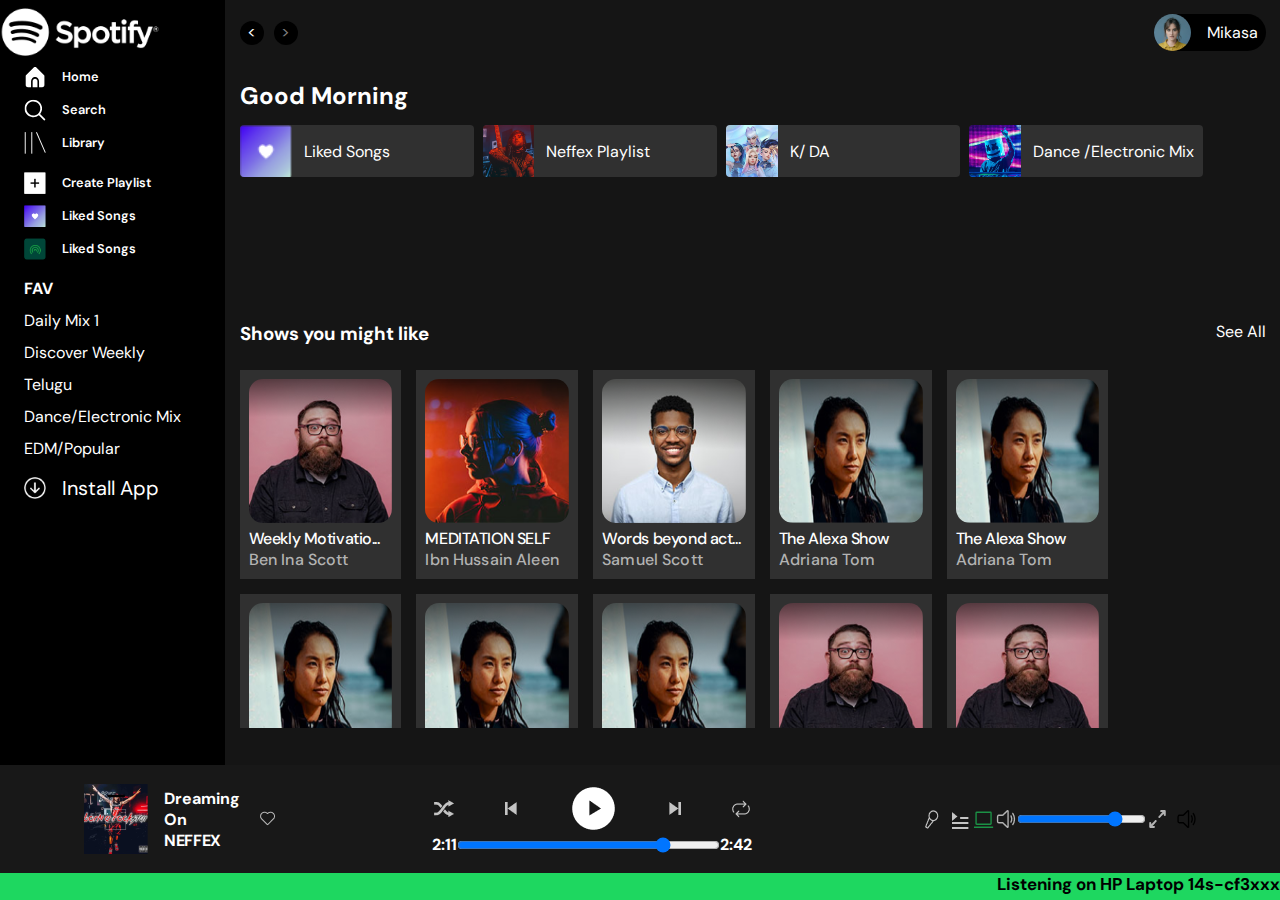
<file: index.html>
<!DOCTYPE html>
<html lang="en">

<head>
    <meta charset="UTF-8">
    <meta name="viewport" content="width=device-width, initial-scale=1.0">
    <link rel="stylesheet" href="style.css">
    <link rel="stylesheet" href="https://cdnjs.cloudflare.com/ajax/libs/font-awesome/6.4.0/css/all.min.css"
        integrity="sha512-iecdLmaskl7CVkqkXNQ/ZH/XLlvWZOJyj7Yy7tcenmpD1ypASozpmT/E0iPtmFIB46ZmdtAc9eNBvH0H/ZpiBw=="
        crossorigin="anonymous" referrerpolicy="no-referrer" />
    <title>Spotify Clone</title>
</head>

<body>
    <main>
        <div class="container">
            <div class="sidebar">
                <img id="logoimg" src="./assets/Spotify logo.png" alt="Spotify-Logo">
                <div class="topicon sidedivs">
                    <div class="linkflex">
                        <img src="./assets/fi-ss-home.svg" alt="Home">
                        <a href="#">Home</a>
                    </div>
                    <div class="linkflex">
                        <img src="./assets/fi-rs-search.svg" alt="Search">
                        <a href="#">Search</a>
                    </div>
                    <div class="linkflex">
                        <img src="./assets/library.svg" alt="Library">
                        <a href="#">Library</a>
                    </div>
                </div>
                <div class="album sidedivs">
                    <div class="linkflex">
                        <!-- <img src="./assets/plus.png" alt="Home"> -->
                        <img src="./icons/plus.png" alt="">
                        <a href="#">Create Playlist</a>
                    </div>
                    <div class="linkflex" x>
                        <img src="./icons/purpleheart.png" alt="">
                        <a href="#">Liked Songs</a>
                    </div>
                    <div class="linkflex" x>
                        <img src="./icons/hotspot.png" alt="">
                        <a href="#">Liked Songs</a>
                    </div>
                </div>
                <div class="favalbums sidedivs">
                    <a href="#"><p>FAV</p></a>
                    <a href="#">Daily Mix 1</a>
                    <a href="#">Discover Weekly</a>
                    <a href="#">Telugu</a>
                    
                    <a href="#">Dance/Electronic Mix</a>
                    <a href="#">EDM/Popular</a>
                    <!-- <a href="#">Daily Mix 1</a>
                    <a href="#">Discover Weekly</a>
                    <a href="#">Telugu</a>
                    <a href="#">Dance/Electronic Mix</a>
                    <a href="#">EDM/Popular</a> -->
                </div>
                <div class="install sidedivs">
                    <div class="linkflex">
                        <img src="./assets/install.png" alt="Install App">
                        <button id="install-btn">Install App</button> 
                    </div>
                </div>
            </div>
            <div class="mainarea bg.ldark">
                    <div class="head">
                        <div class="greatless">
                            <div class="less"><</div>
                            <div class="great">></div>
                        </div>
                        <div class="user">
                            <img src="./assets/user2.png" alt="Userpic">
                            <div class="name">Mikasa<i class="fa-solid fa-caret-down"></i></div>
                        </div>
                    </div>
                        <div class="maincontent">
                            <div class="mainleft">
                                <h2 class="h2">Good Morning</h2>
                                <div class="midcards">
                                    <div class="mcard">
                                        <img class="simg"
                                            src="./icons/purpleheart.png"
                                            alt="">
                                        <div class="mtext">Liked Songs</div>
                                    </div>
                                    <div class="mcard">
                                        <img class="simg"
                                            src="./icons/imgs/man.png"
                                            alt="">
                                        <div class="mtext">Neffex Playlist</div>
                                    </div>
                                    <div class="mcard">
                                        <img class="simg"
                                            src="./icons/imgs/KDA.png"
                                            alt="">
                                        <div class="mtext">K/ DA</div>
                                    </div>
                                    <div class="mcard">
                                        <img class="simg"
                                            src="./icons/imgs/marshmellow.png"
                                            alt="">
                                        <div class="mtext">Dance /Electronic Mix</div>
                                    </div>
                                </div>
                                <div class="see">
                                    <h3 class="h2">Shows you might like</h3>
                                    <a href="playlist.html" target="_blank">See All</a>
                                </div>
                                <div class="btmcards">
                                    <div class="bcard">
                                        <div class="carditem">
                                            <img src="./icons/imgs/Rectangle 21.png"
                                                alt="ArtistImage">
                                            <h5>Weekly Motivatio...</h5>
                                            <p>Ben Ina Scott</p>
                                        </div>
                                    </div>
                                    <div class="bcard">
                                        <div class="carditem">
                                            <img src="./icons/imgs/Rectangle 22.png"
                                                alt="ArtistImage">
                                            <h5>MEDITATION SELF</h5>
                                            <p>Ibn Hussain Aleen</p>
                                        </div>
                                    </div>
                                    <div class="bcard">
                                        <div class="carditem">
                                            <img src="./icons/imgs/Rectangle 23.png"
                                                alt="ArtistImage">
                                            <h5>Words beyond act...</h5>
                                            <p>Samuel Scott</p>
                                        </div>
                                    </div>
                                    <div class="bcard">
                                        <div class="carditem">
                                            <img src="./icons/imgs/Rectangle 16.png"
                                                alt="ArtistImage">
                                            <h5>The Alexa Show</h5>
                                            <p>Adriana Tom</p>
                                        </div>
                                    </div>
                                    <div class="bcard">
                                        <div class="carditem">
                                            <img src="./icons/imgs/Rectangle 16.png"
                                                alt="ArtistImage">
                                            <h5>The Alexa Show</h5>
                                            <p>Adriana Tom</p>
                                        </div>
                                    </div>
                                    <div class="bcard">
                                        <div class="carditem">
                                            <img src="./icons/imgs/Rectangle 16.png"
                                                alt="ArtistImage">
                                            <h5>The Alexa Show</h5>
                                            <p>Adriana Tom</p>
                                        </div>
                                    </div>
                                    <div class="bcard">
                                        <div class="carditem">
                                            <img src="./icons/imgs/Rectangle 16.png"
                                                alt="ArtistImage">
                                            <h5>The Alexa Show</h5>
                                            <p>Adriana Tom</p>
                                        </div>
                                    </div>
                                    <div class="bcard">
                                        <div class="carditem">
                                            <img src="./icons/imgs/Rectangle 16.png"
                                                alt="ArtistImage">
                                            <h5>The Alexa Show</h5>
                                            <p>Adriana Tom</p>
                                        </div>
                                    </div>
                                    <div class="bcard">
                                        <div class="carditem">
                                            <img src="./icons/imgs/Rectangle 21.png"
                                                alt="ArtistImage">
                                            <h5>Weekly Motivatio...</h5>
                                            <p>Ben Ina Scott</p>
                                        </div>
                                    </div>
                                    <div class="bcard">
                                        <div class="carditem">
                                            <img src="./icons/imgs/Rectangle 21.png"
                                                alt="ArtistImage">
                                            <h5>Weekly Motivatio...</h5>
                                            <p>Ben Ina Scott</p>
                                        </div>
                                    </div>
                                    <div class="bcard">
                                        <div class="carditem">
                                            <img src="./icons/imgs/Rectangle 21.png"
                                                alt="ArtistImage">
                                            <h5>Weekly Motivatio...</h5>
                                            <p>Ben Ina Scott</p>
                                        </div>
                                    </div>
                                </div>

                            </div>
                        </div>
                    </div>
                </div>
                <div class="foot">
                    <div class="player">
                        <div class="playerleft">
                            <img src="./icons/imgs/playing-img.png"
                                alt="Played Song">
                            <div class="playedtext">
                                <div class="textonly">
                                    <p>Dreaming On</p>
                                    <p id="singer">NEFFEX</p>
                                </div>
                                <img src="./icons/heart.png"
                                    alt="Liked">
                            </div>
                        </div>
                        <div class="playermid">
                            <div class="midup">
                                <img src="./icons/shuffle.png"
                                    alt="shuffle">
                                <img src="./icons/previous.png"
                                    alt="previous">
                                <img src="./icons/gridicons_play.png"
                                    alt="play">
                                <img src="./icons/next.png"
                                    alt="next">
                                <img src="./icons/loop.png" alt="loop">
                            </div>
                            <div class="middown">
                                <p>2:11</p>
                                <!-- <img src="./spotify-icons-imgs-main/spotify-icons-imgs-main/Icons/big-music-bar.png"
                                    alt="music bar">
                                <img src="./spotify-icons-imgs-main/spotify-icons-imgs-main/Icons/music-bar.png" alt=""> -->
                                <input type="range" id="musicid" name="music" min="0" max="100" value="80">
                                <p>2:42</p>
                            </div>
                        </div>
                        <div class="playerright">
                            <img class="rytmic" src="./icons/microphone.png"
                                alt="microphone">
                            <img class="rytmic" src="./icons/query-queue.png"
                                alt="query-queue">
                            <img class="rytmic" src="./icons/carbon_laptop.png"
                                alt="carbon_laptop">
                            <img src="./icons/speaker-white.png"
                                alt="speaker-white">
                            <!-- <img src="./spotify-icons-imgs-main/spotify-icons-imgs-main/Icons/volume-bar.png"
                                alt="volume-bar"> -->
                            <input type="range" class="rytmic" id="volumid" name="volume" min="0" max="100" value="80">
                            <img class="rytmic" src="./icons/strech-speaker.png"
                                alt="strech-speaker">
                        </div>
                    </div>
                    <p id="foottext">Listening on HP Laptop 14s-cf3xxx</p>
                </div>
    </main>

</body>

</html>
</file>
<file: style.css>
@import url('https://fonts.googleapis.com/css2?family=DM+Sans:opsz,wght@9..40,300&family=Delicious+Handrawn&display=swap');


* {
    margin: 0;
    padding: 0;

    color: white;
    font-family: DM sans;
}

.container {
    display: flex;
    flex: 1;
    overflow: hidden;
    background-color: black;
    height: 85vh;
    

}

.mainarea {
    flex: 0.82;
    padding: .9em;
    background-color: rgb(21, 21, 21);
    height: 100%;
}

.sidebar {
    flex: 0.18;
    position: relative;
    background-color: black;
    display: flex;
    flex-direction: column;
    gap:0.1rem;
    height: 100%;

}
#install-btn{
    background-color: transparent;
    border: none !important;
    font-size: 20px;
}
#install-btn:hover{
    cursor: pointer;
}

#logoimg {
    width: 10rem;
    height: 3rem;
    margin-bottom: 0.5rem;
    margin-TOP: 0.5rem;
}

.topicons {
    display: flex;
    flex-direction: column;
    /* gap: 1rem; */
    /* padding: 1rem 1.5rem;
    margin-bottom: 0.5rem; */

    border-radius: 0.5rem;
}

.sidedivs {
    display: flex;
    flex-direction: column;
    gap: 0.7rem;
    margin-bottom: 16px;
    padding-inline: 1.5rem;
}

.linkflex {
    display: flex;
    justify-content: flex-start;
    gap: 1rem;
    align-items: center;
    font-weight: 600;
    font-size: 0.8rem;
    cursor: pointer;
    height: 1.375rem;
}
.linkflex>img{
    height: 1.375rem;
    width: 1.375rem;
}
.linkflex:hover {
    opacity: 1;
    transition: all 0.3s;
    background-color: rgb(40,40,40);
}

.albumicons {
    width: 1rem;
    height: 1rem;
    background-color: white !important;
    align-items: center;
    text-align: center;
    display: flex;
    justify-content: center;
    border-radius: 0.0625rem;
}

#gradient {
    background: linear-gradient(135deg, #4000F4 0%, #603AED 22.48%, #7C6EE6 46.93%, #979FE1 65.71%, #A2B3DE 77.68%, #ADC8DC 88.93%, #C0ECD7 100%);
}

#color {
    border-radius: 0.3125rem;
    background: #004638;
}

p {
    color: #FFF;
    font-family: DM sans;
    font-size: 1.1875re; font-weight: 700;
}

a {
    text-decoration: none;
    color: white;
}

.head {
    display: flex;
    margin-bottom: 1.8rem;
    justify-content: space-between;
    align-items: center;
    /* background-color: rgb(21, 21, 21); */
}

.greatless {
    display: flex;
    gap: 10px;
    /* background-color: rgb(21, 21, 21); */
}

.great,
.less {
    border-radius: 50%;
    width: 24px;
    height: 24px;
    background-color: black !important;

    text-align: center;
    align-items: center;
}

.less {
    color: white;
}

.great {
    color: grey;
}

.user {
    display: flex;

    border-radius: 20px 20px 20px 20px;
    align-items: center;
    justify-content: space-between;
    background-color: black !important;
    width: 7rem;
}

.user>img {
    width: 2.3125rem;
    height: 2.3125rem;
    border-radius: 2.3125rem;

}

.name {
    margin-right: 0.5rem;
}


.maincontent {
    display: flex;
    justify-content: space-around;

}

.mainleft {
    flex: 1;
    overflow-y: scroll;
    height: 72vh;
}
.mainleft::-webkit-scrollbar {
    display: none;
    /* for Chrome, Safari, and Opera */
  }

.see{
    display: flex;
    justify-content: space-between;
}
  .bg-ldark {
    background-color: rgb(21, 21, 21) !important;
}

.bg-black {
    background-color: black !important;
}
.midcards{
    display: flex;
    flex-wrap: wrap;
    overflow-y: scroll;
    height: 28%;
    margin: 14px 0px;
}
.midcards::-webkit-scrollbar{
    display: none;
}

.mcard {
    display: flex;
    width: 14.625rem;
    height: 3.25rem;
    background-color: rgb(48, 48, 48);
    align-items: center;
    border-radius: 0.25rem;
    overflow: hidden;
    flex-wrap: wrap;
    margin: 0px 9px 9px 0px;
}

.mtext {
    margin-left: 12px;
}
.simg{
    height: 100%;
}
.see{
    margin-bottom: 1.5rem;
}
.btmcards{
    display: flex;
    flex-wrap: wrap;
}
.bcard{
    padding: 9px;
    display: flex;
    flex-direction: columns;
    justify-content: space-around;
    background-color: rgb(48, 48, 48);
    margin: 0px 15px 15px 0px;
}
.bcard:hover{
    box-shadow: 0px 2px 04px rgb(230, 212, 212);
}
.mcard:hover{
    box-shadow: 0px 2px 04px rgb(230, 212, 212);
}

.carditem>img{
    border-radius: 0.875rem;

width: 8.98613rem;
height: 8.9955rem;

}
.carditem>p{
    color: #B3B3B3;
font-family: DM Sans;
font-weight: 500;
line-height: normal;
letter-spacing: 0.00938rem;
}
.carditem>h5{
    color: #FFF;
font-family: DM Sans;
font-size: 1rem;
font-weight: 500;
letter-spacing: -0.02625rem;
}
.foot{
    
    position: fixed !important;
    bottom: 0;
    width: 100%;
    height: 15vh;
    background-color: rgb(30, 215, 96);
    
}
.playerleft{
    display: flex;
    justify-content: space-between;
    align-items: center;
    width: 14%;
    gap: 1rem;

}
.playedtext{
    display: flex;
    justify-content: center;
    align-items: center;
    gap: 1rem;
}
#singer{
    color: #FFF;
    font-family: DM Sans;
    letter-spacing: -0.02625rem;
}
.midup{
    display: flex;
    justify-content: space-between;
    align-items: center;
    width: 20rem;
}
.playermid{
    display: flex;
    flex-direction: column;
    align-items: center;
}
.middown{
    display: flex;
    justify-content: space-between;
    align-items: center;
    width: 20rem;

}
.middown>img{
    height: 5px;
    width: 22.125rem;
}
.playerright{
    display: flex;
    justify-content: space-around;
    align-items: center;
}
.player{
    height: 80%;
    display: flex;
    justify-content: space-around;
    align-items: center;
    background-color: rgb(24, 24, 24);
    
}
#foottext{
    color: #000;
font-family: DM Sans;
font-size: 1.0625rem;
font-style: normal;
font-weight: 700;
line-height: normal;
    text-align: right;
}




/* ----------------------Playlist CSS---------------------- */

/* Style the range input track */
input[type="range"] {
    /*-webkit-appearance: none; /* Remove default styles on WebKit/Blink */
    width: 100%; /* Full-width */
    height: 8px; /* Height of the track */
    background-color: #ddd; /* Default background color of the track */
    border-radius: 4px; /* Rounded corners */
    outline: none; /* Remove the outline on focus */
  }
  
  /* Style the range input thumb (slider handle) */
  input[type="range"]::-webkit-slider-thumb {
    -webkit-appearance: none; /* Remove default styles on WebKit/Blink */
    appearance: none; /* Remove default styles on other browsers */
    width: 16px;
    height: 16px; 
    background-color: #007bff;
    border: 2px solid #007bff;
    border-radius: 50%;
    cursor: pointer; /* Show a pointer cursor on hover */
  }
  
  /* Style the range input thumb on hover */
  input[type="range"]::-webkit-slider-thumb:hover {
    background-color: #0056b3; /* Thumb background color on hover */
  }
  
  /* Style the range input thumb on active */
  input[type="range"]::-webkit-slider-thumb:active {
    background-color: #003e80; /* Thumb background color when pressed */
  }
  
/* Large screens */
@media (min-width: 1200px) {
    /* .sidebar{
        gap:2rem;
    } */
}

/* Medium screens */
@media (min-width: 768px) and (max-width: 1199px) {
    #logoimg{
        width: 7rem;
        height: 2rem;
    }
    .foot-song-img{
        height: 62px;
    }
    .sidedivs, .favalbums{
        gap:0.3rem;
    }
}

/* Small screens */
@media (min-width: 426px) and (max-width: 767px) {
    .midup, .middown{
        width: 12rem;
    }
    .rytmic:nth-child(1){
        display: none;
    }
    .rytmic:nth-child(2){
        display: none;
    }
    .rytmic:nth-child(3){
        display: none;
    }
    .rytmic:nth-child(5){
        display: none;
    }
    .rytmic:nth-child(6){
        display: none;
    }
    .textonly{
        display: none;
    }
    .sidedivs{
        gap:0.1rem;
    }
    .sidebar{
        gap:0rem;
    }
    
}
@media (max-width: 425px) {
    .midup, .middown{
        width: 12rem;
    }
    .rytmic:nth-child(1){
        display: none;
    }
    .rytmic:nth-child(2){
        display: none;
    }
    .rytmic:nth-child(3){
        display: none;
    }
    .rytmic:nth-child(5){
        display: none;
    }
    .rytmic:nth-child(6){
        display: none;
    }
    .textonly{
        display: none;
    }
    
    .sidedivs{
        gap:0.1rem;
    }
    .sidebar{
        gap:0rem;
    }
    .h2, .see>a{
        font-size: 14px;
    }
}
</file>
